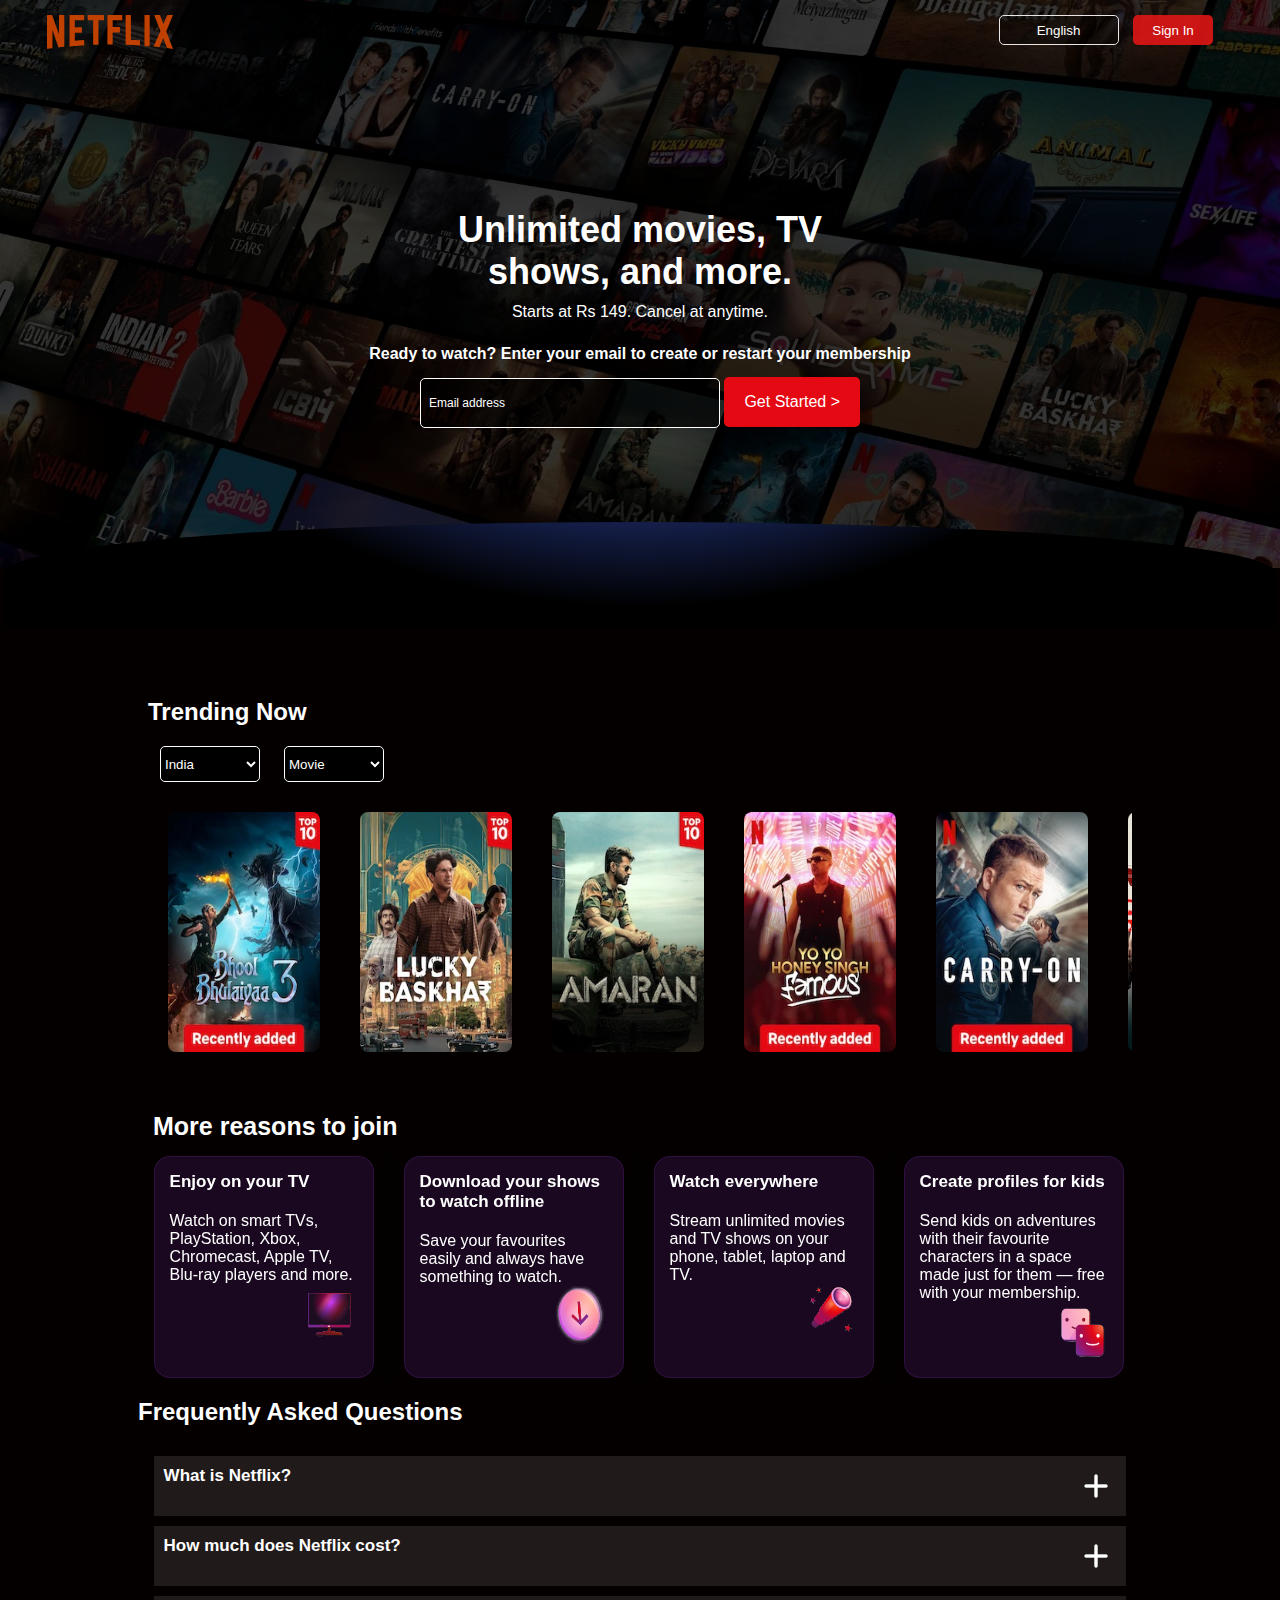
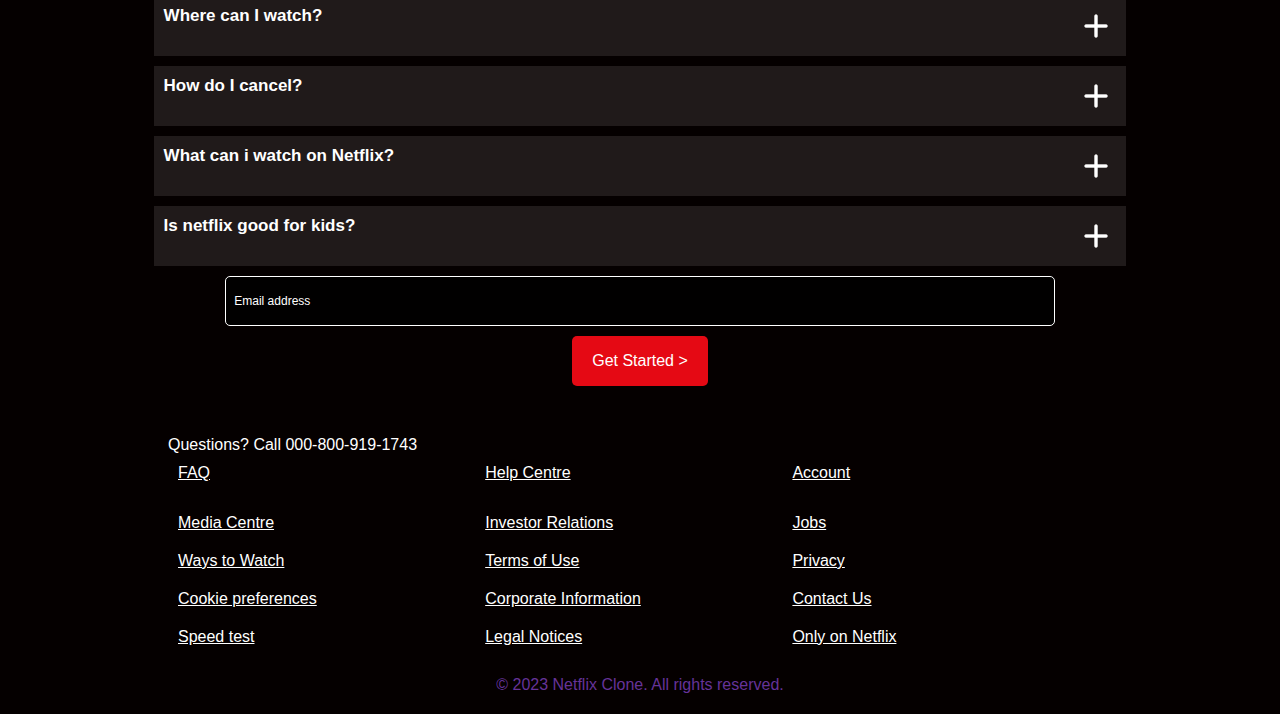
<file: index.html>
<!DOCTYPE html>
<html lang="en">

<head>
    <meta charset="UTF-8">
    <meta name="viewport" content="width=device-width, initial-scale=1.0">
    <title>Netflix Clone</title>
    <link rel="stylesheet" href="style.css">
</head>

<body>
    <div class="container">
        <header>
            <span class="logo"><img src="./Assets/img/logo.svg" alt="logo"></span>
            <nav>
                <button class="English">English</button>
                <button class="sign">Sign In</button>
            </nav>
        </header>

        <div class="hero">
            <div class="hero-content">
                <h1>Unlimited movies, TV <br>shows, and more.</h1>
                <p>Starts at Rs 149. Cancel at anytime.</p>
                <h4>Ready to watch? Enter your email to create or restart your membership</h4>
                <div class="button">
                    <input type="email" class="email" value="Email address">
                    <button class="start">Get Started > </button>
                </div>

            </div>
        </div>
    </div>

    <!-- radiant-style effect div -->
    <div class="radiant-style">
    </div>


    <main>
        <!-- trendings movies of present time  -->
        <section class="movie-list">
            <h2>Trending Now</h2>
            <div class="filter">
                <select name="country" id="genre">
                    <option value="India">India</option>
                    <option value="Global">Global</option>

                </select>
                <select name="type" id="genre">
                    <option value="Movie">Movie</option>
                    <option value="TV Shows">TV Shows</option>

                </select>
            </div>
            <div class="movies">
                <div class="movie">
                    <img src="./Assets/img/img1.webp" alt="Movie 1">
                </div>
                <div class="movie">
                    <img src="./Assets/img/img2.webp" alt="Movie 2">
                </div>
                <div class="movie">
                    <img src="./Assets/img/img3.webp" alt="Movie 3">
                </div>
                <div class="movie">
                    <img src="./Assets/img/img4.webp" alt="Movie 4">
                </div>
                <div class="movie">
                    <img src="./Assets/img/img5.webp" alt="Movie 5">
                </div>
                <div class="movie">
                    <img src="./Assets/img/img6.webp" alt="Movie 6">
                </div>
                <div class="movie">
                    <img src="./Assets/img/img7.webp" alt="Movie 7">
                </div>
                <div class="movie">
                    <img src="./Assets/img/img8.webp" alt="Movie 8">
                </div>
                <div class="movie">
                    <img src="./Assets/img/img9.webp" alt="Movie 9">
                </div>
                <div class="movie">
                    <img src="./Assets/img/img10.webp" alt="Movie 10">
                </div>
            </div>
        </section>

        <!-- features of the netflix -->

        <div class="features-container">
            <h3 id="high-h3">More reasons to join</h3>
            <div class="features">
                <div class="feature">
                    <h3>Enjoy on your TV</h3>
                    <p>Watch on smart TVs, PlayStation, Xbox, Chromecast, Apple TV, Blu-ray players and more.</p>
                    <div class="corner"><img src="./Assets/img/comp.png" alt="comp img"></div>
                </div>
                <div class="feature">
                    <h3>Download your shows to watch offline</h3>
                    <p>Save your favourites easily and always have something to watch.</p>
                    <div class="corner"><img src="./Assets/img/download.png" alt="comp img"></div>
                </div>
                <div class="feature">
                    <h3>Watch everywhere</h3>
                    <p>Stream unlimited movies and TV shows on your phone, tablet, laptop and TV.</p>
                    <div class="corner"><img src="./Assets/img/tourch.png" alt="comp img"></div>
                </div>
                <div class="feature">
                    <h3>Create profiles for kids</h3>
                    <p>Send kids on adventures with their favourite characters in a space made just for them — free with
                        your membership.</p>
                    <div class="corner"><img src="./Assets/img/smily.png" alt="comp img"></div>
                </div>
            </div>

            <div class="questions-container">
                <div>
                    <h2>Frequently Asked Questions
                    </h2>
                </div>
                <div class="Questions">
                    <ul>
                        <li>
                            <h3>What is Netflix?</h3><img src="./Assets/img/plus-sign.png" alt="">
                        </li>
                        <li>
                            <h3>How much does Netflix cost?</h3> <img src="./Assets/img/plus-sign.png"
                                alt="">
                        </li>
                        <li>
                            <h3>Where can I watch?</h3> <img src="./Assets/img/plus-sign.png" alt="">
                        </li>
                        <li>
                            <h3>How do I cancel?</h3> <img src="./Assets/img/plus-sign.png" alt="">
                        </li>
                        <li>
                            <h3>What can i watch on Netflix?</h3> <img src="./Assets/img/plus-sign.png"
                                alt="">
                        </li>
                        <li>
                            <h3>Is netflix good for kids?</h3> <img src="./Assets/img/plus-sign.png"
                                alt="">
                        </li>
                    </ul>
                </div>
            </div>

            <div class="bottom-container">
                <div class="bottom-login">
                    <div class="button">
                        <input type="email" class="email" value="Email address">
                        <button class="start">Get Started > </button>
                    </div>
                </div>
            </div>
    </main>

    <footer>
        <div class="footer">
            <div class="call"><p>Questions? Call 000-800-919-1743</p></div>
            <div class="data-layout">
                
                <ul>
                    <li class="data"><a href="https://help.netflix.com/support/412">FAQ</a></li>
                    <li class="data"><a href="https://help.netflix.com/en">Help Centre</a></li>
                    <li class="data"><a href="https://www.netflix.com/login?nextpage=https%3A%2F%2Fwww.netflix.com%2Fyouraccount">Account</a></li>
                    <li class="data"><a href="https://media.netflix.com/en/">Media Centre</a></li>
                    <li class="data"><a href="https://ir.netflix.net/ir-overview/profile/default.aspx">Investor Relations</a></li>
                    <li class="data"><a href="https://jobs.netflix.com/">Jobs</a></li>
                    <li class="data"><a href="https://help.netflix.com/en/node/14361">Ways to Watch</a></li>
                    <li class="data"><a href="https://help.netflix.com/legal/termsofuse">Terms of Use</a></li>
                    <li class="data"><a href="https://help.netflix.com/legal/privacy">Privacy</a></li>
                    <li class="data"><a href="https://www.netflix.com/in/#">Cookie preferences</a></li>
                    <li class="data"><a href="https://help.netflix.com/en/node/134094">Corporate Information</a></li>
                    <li class="data"><a href="https://help.netflix.com/en/contactus">Contact Us</a></li>
                    <li class="data"><a href="https://fast.com/">Speed test</a></li>
                    <li class="data"><a href="https://help.netflix.com/legal/notices">Legal Notices</a></li>
                    <li class="data"><a href="https://www.netflix.com/in/browse/genre/839338">Only on Netflix</a></li>
                </ul>
            </div>
        </div>

        <p class="copy-right">&copy; 2023 Netflix Clone. All rights reserved.</p>
    </footer>
</body>

</html>
</file>
<file: style.css>
* {
    box-sizing: border-box;
    margin: 0;
    padding: 0;

}

.container {
    background-image: url(./Assets/img/bc.jpg.jpg);
    background-size: cover;
    background-position: center center;

}

body { 
    font-family: Arial, sans-serif;
    background-color: #050000;
    color: white;
}

header {
    display: flex;
    justify-content: space-between;
    align-items: start;
    width: 95%;
    margin: auto;
    padding: 15px;
}

.logo img {
    height: 34px;
    font-weight: bold;
}

.English {
    height: 30px;
    width: 120px;
    background-color: rgba(0, 0, 0, 0.338);
    color: white;
    border-radius: 5px;
    cursor: pointer;
    border: solid 1px rgb(234, 230, 230);
    margin-right: 10px;

}

.sign {
    height: 30px;
    width: 80px;
    background-color: rgba(228, 22, 22, 0.877);
    color: white;
    border-radius: 5px;
    cursor: pointer;
    border: none;
    margin-right: 20px;
}

.hero {
    height: 500px;
    display: flex;
    align-items: center;
    justify-content: center;
    text-align: center;
}

.hero-content {
    padding: 30px;
}

.hero h1 {
    font-size: 36px;
    margin-bottom: 10px;
}

.hero p {
    margin: 10px;
    margin-bottom: 24px;
}

.email {
    background-color: rgba(0, 0, 0, 0.67);
    height: 50px;
    border: 1px solid white;
    border-radius: 5px;
    width: 300px;
    padding: 5px 8px;
    color: white;
    margin-top: 15px;
    font-size: 12px;
}

.hero button {
    padding: 10px 20px;
    font-size: 16px;
    background-color: #e50914;
    border: none;
    color: white;
    border-radius: 5px;
    cursor: pointer;
    height: 50px;
}

/* radiant color div */

.radiant-style {
    box-sizing: border-box;
    position: relative;
    height: 110px;
    top: -50px;
    margin: 0px;
    display: flex;
    align-items: center;
    border: solid .25rem transparent;
    border-top-left-radius: 50%;
    border-top-right-radius: 50%;
    border-bottom: none;
    background: radial-gradient(50% 500% at 50% -420%, rgba(64, 97, 231, 0.4) 80%, rgba(0, 0, 0, 0.1) 100%), black;
    background-clip: padding-box;
}


main {
    width: 80%;
    margin: auto;
}

.filter {
    display: flex;
}

#genre {
    height: 36px;
    width: 100px;
    border: 1px solid white;
    border-radius: 5px;
    background-color: rgba(0, 0, 0, 0.67);
    color: white;
    margin: 10px 12px;
}

/* trending movies*/

.movie-list {
    margin: 20px;
}

.movie-list h2 {
    margin-bottom: 10px;
}

.movies {
    display: flex;
    transition: transform 1s ease;
    overflow-x: scroll;
}

.movie {
    margin: 20px;
    width: 160px;
    height: 260px;
}

.movie img {
    width: 152px;
    height: 240px;
    border-radius: 8px;
    transition: opacity 1s ease;
}

.movies::-webkit-scrollbar {
    display: none;
}

/*features of netflix description*/

.features {
    display: flex;
    width: 95%;
    margin: auto;
    gap: 30px;
}

.feature {
    display: flex;
    flex-direction: column;
    width: 220px;
    padding: 15px;
    background: rgba(61, 21, 86, 0.36);
    border-radius: 16px;
    box-shadow: 0 4px 30px rgba(0, 0, 0, 0.1);
    backdrop-filter: blur(2.1px);
    -webkit-backdrop-filter: blur(2.1px);
    border: 1px solid rgba(61, 21, 86, 0.65);
}
.corner {
    display: flex;
    align-items: flex-start;
    justify-content: end;
}
#high-h3 {
    font-size: 25px;
    margin-bottom: 15px;
    margin-left: 25px;
}
.features-container h3{
    font-size: large;
    font-size: 17px;
    margin-bottom: 20px;
}
.feature img {
    height: 60px;
    width: 60px; 
}


.questions-container h2 {
    font: 400;
    margin: 20px 0px 30px 10px;
}
.Questions {
    display: flex;
    flex-direction: column;
    list-style: none;
    width: 95%;
    margin: auto;
}

.Questions ul li{
    display: flex;
    justify-content: space-between;
    margin-bottom: 10px;
    padding: 10px;
    background-color: rgba(66, 59, 59, 0.447);
}
.Questions ul li img {
    height: 40px;
    filter: invert(100%);
}

.bottom-container {
    display: flex;
    justify-content: center;
    width: 100%;
}
.bottom-login  {
    width: 90%; 
    text-align: center;
}
.bottom-login input{
    display: block;
    width: 90%;
    margin: auto;
    margin-bottom: 10px;
}
.bottom-login button{
    padding: 10px 20px;
    font-size: 16px;
    background-color: #e50914;
    border: none;
    color: white;
    border-radius: 5px;
    cursor: pointer;
    height: 50px;
}
.footer {
    margin-top: 50px;
    text-align: start;
}
.data-layout ul {
    display: grid;
    grid-template-columns: 1fr 1fr 1fr;
    grid-template-rows: 50px;
    width: 90%;
}
.data-layout ul li {
    margin: 10px 50px;
    list-style: none;
    
}
.call p {
       margin-left: 40px;
}
.data-layout ul li a {
    color: white;
}
footer {
    width: 80%;
    margin: auto;
}

footer .copy-right {
    text-align: center;
    margin: 20px 0px;
    color: rebeccapurple;
}
@media (min-width: 300px) and (max-width: 600px) {
    .button {
        display: flex;
        flex-direction: column;
        justify-content: center;
        align-items: center;
    }

    .button button {
        height: 38px;
    }

    .email {
        width: 100%;
        margin-bottom: 8px;
    }

    .logo img {
        height: 20px;
    }

    .English {
        width: 70px;
        height: 25px;
    }

    .sign {
        width: 70px;
        height: 25px;
    }

    .movie img {
        width: 100px;
        height: 150px;
        border-radius: 8px;
        transition: opacity 1s ease;
    }
    .movie {
        margin: 20px;
        width: 100px;
        height: 150px;
    }
    
}

@media (min-width: 600px) and (max-width: 900px) {
    .email {
        width: 180px;
    }

    .logo img {
        height: 20px;
    }

    .container {
        height: 90vh;
    }
}

@media (max-width: 900px) {
    .filter {
        display: flex;
        flex-direction: column;
    }

    #genre {
        width: 100%;
    }

    .movie img {
        width: 120px;
        height: 180px;
        border-radius: 8px;
        transition: opacity 1s ease;
    }
    main {
        width: 100%;
    }

    .features {
        display: flex;
        flex-direction: column;

    }
    .feature {
        width: 100%;
    }

    .data-layout ul {
        display: flex;
        flex-direction: column;

    }
}
</file>
